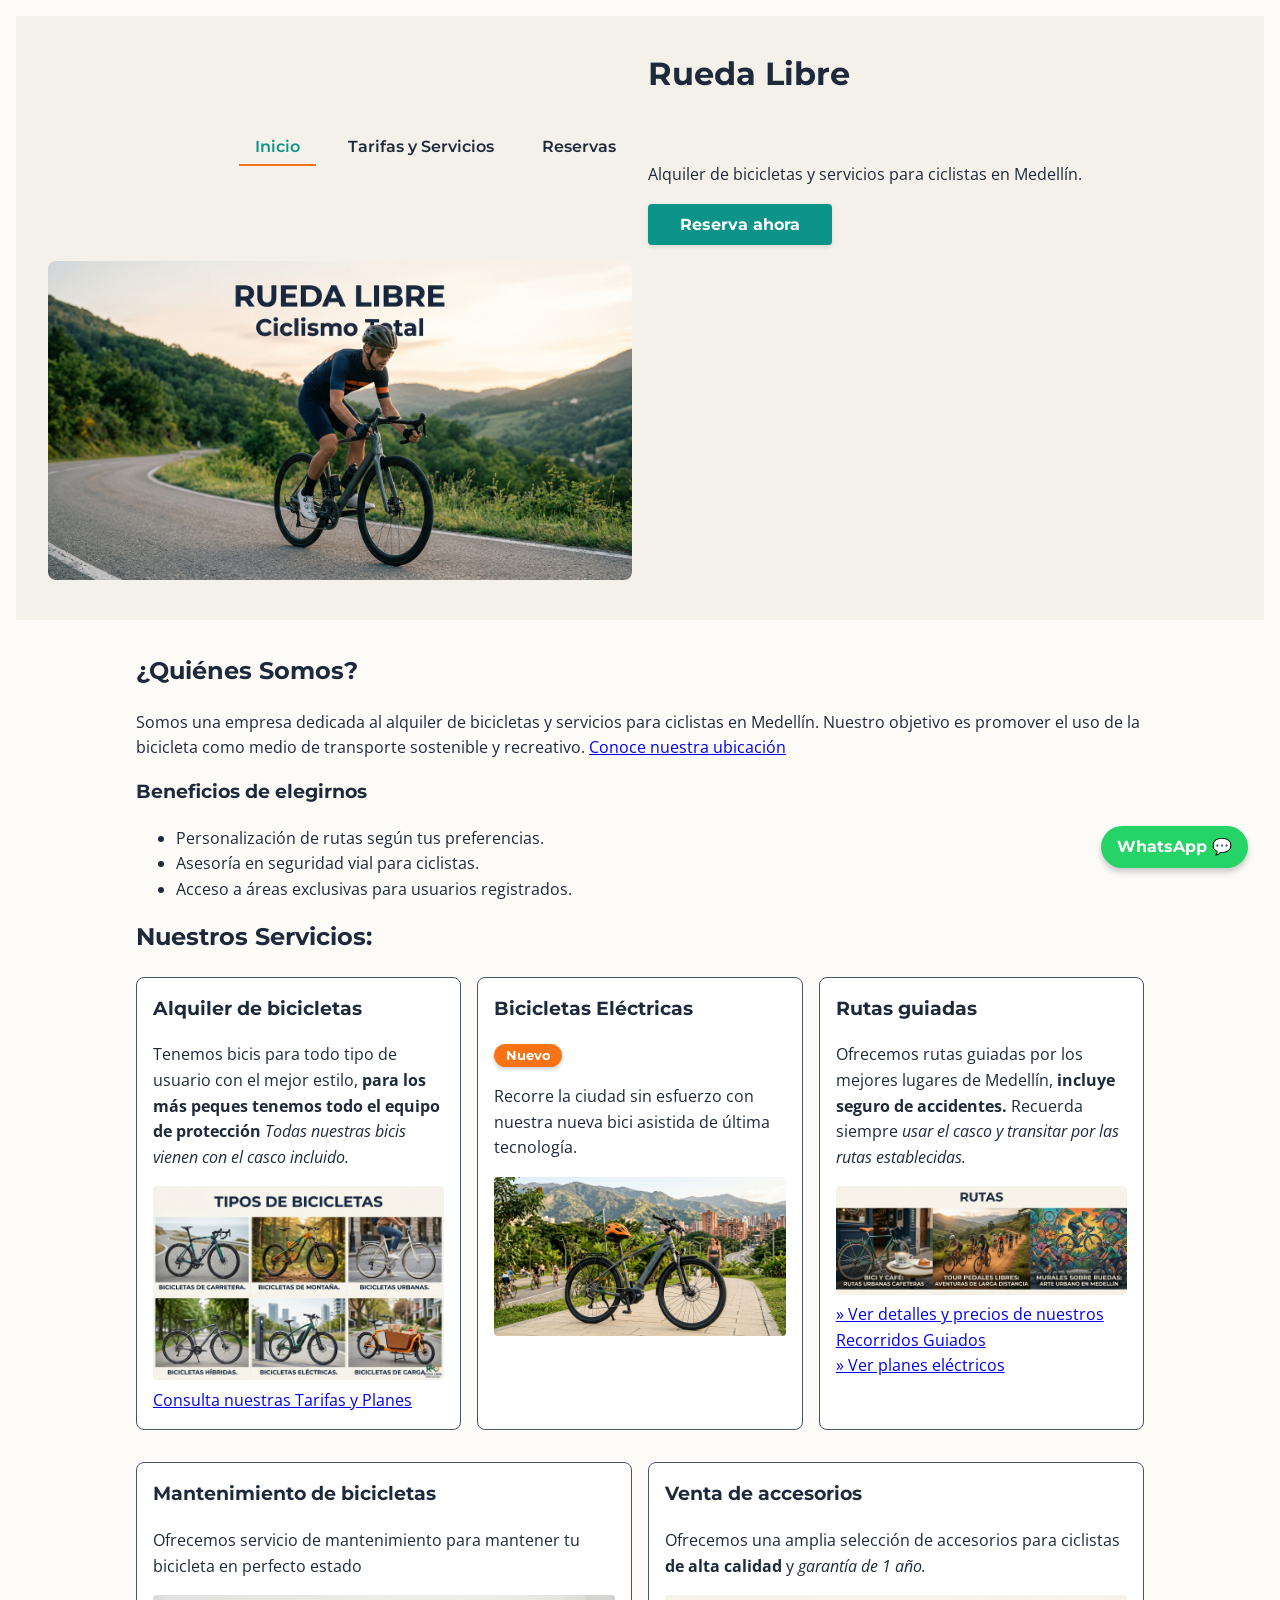
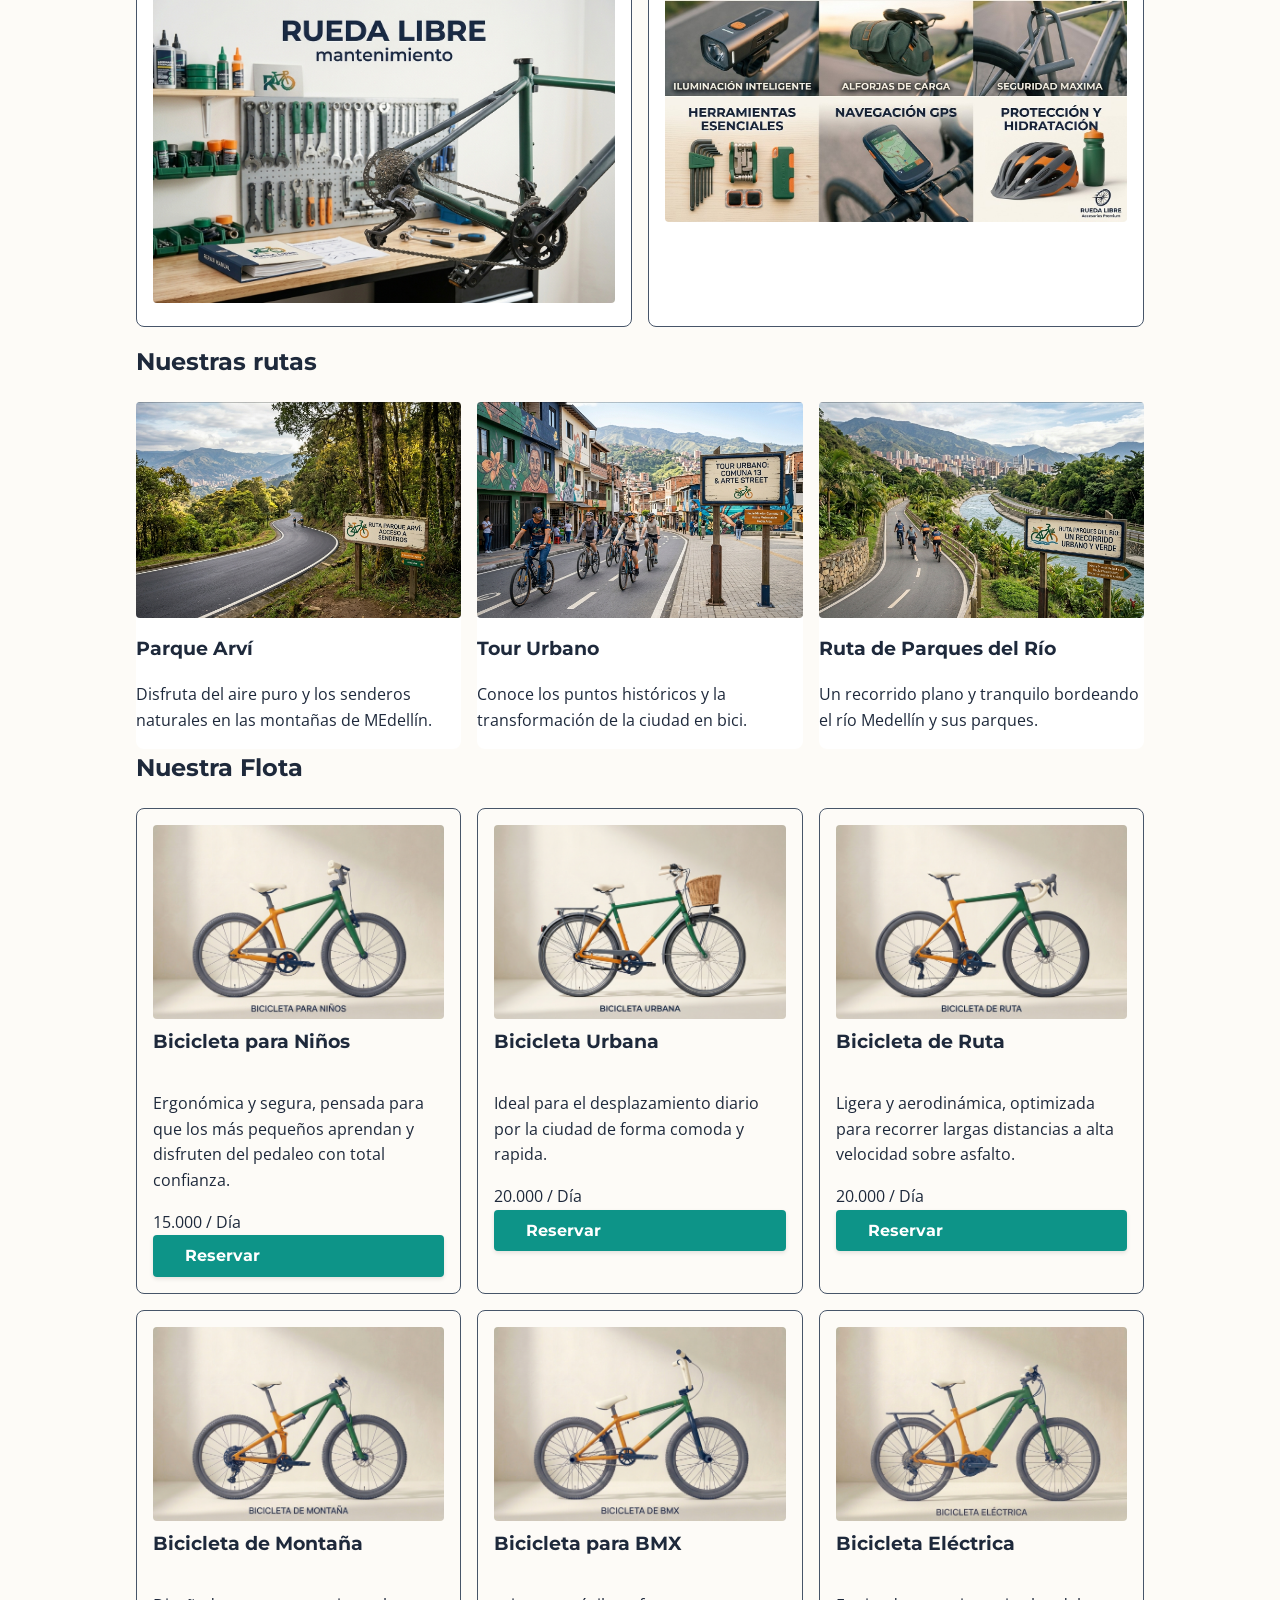
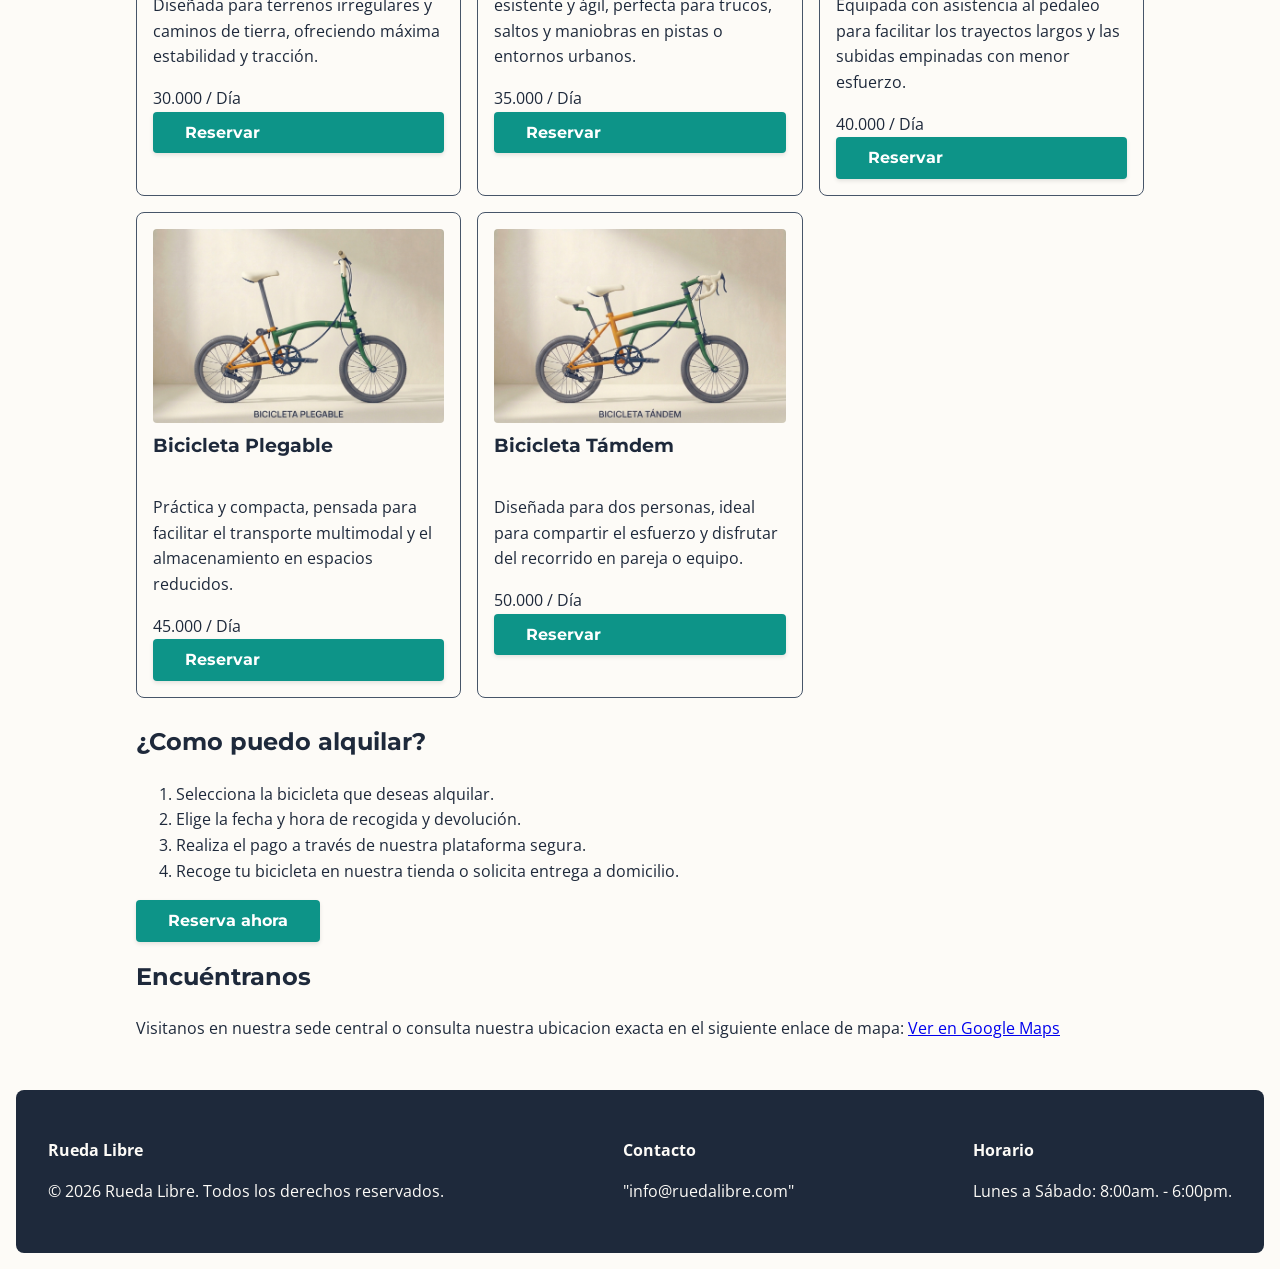
<file: index.html>
<!DOCTYPE html>
<html lang="es">

<head>
    <meta charset="UTF-8">
    <meta name="description" content="Alquiler de bicicletas y servicios para ciclistas en Medellín.">
    <title>Rueda Libre| Alquiler de Bicicletas en Medellín</title>
   
    <link rel="preconnect" href="https://fonts.googleapis.com">
    <link rel="preconnect" href="https://fonts.gstatic.com" crossorigin>
    <link href="https://fonts.googleapis.com/css2?family=Montserrat:wght@600;700&family=Open+Sans:wght@400;600&display=swap" rel="stylesheet">
    
    <link rel="stylesheet" href="css/styles.css">
</head>
<body>

    <header class="hero-portada">
        <nav> 
            <ul id="menu"> 
                <li><a href="index.html" class="activo">Inicio</a></li> 
                <li><a href="paginas/tarifas.html">Tarifas y Servicios</a></li>
                <li><a href="paginas/reservas.html">Reservas</a></li>
            </ul> 
        </nav>
        <div class="hero-contenido">
            <h1>Rueda Libre</h1><br>
            <p>Alquiler de bicicletas y servicios para ciclistas en Medellín.</p>
            <a href="paginas/reservas.html" class="btn-cta">Reserva ahora</a>
        </div>
        <div class="hero-imagen">
            <img src="img/imgportada.jpg" alt="Imagen de portada" width="700">
        </div>
    </header>

    <main>
        <section>
            <h2>¿Quiénes Somos?</h2>
            <p>Somos una empresa dedicada al alquiler de bicicletas y servicios para ciclistas en Medellín. Nuestro objetivo es promover el uso de la bicicleta como medio de  transporte sostenible y recreativo. 
            <a href="#Encuentranos">Conoce nuestra ubicación </a></p>
            
            <h3>Beneficios de elegirnos</h3>
            <ul>
                <li>Personalización de rutas según tus preferencias.</li>
                <li>Asesoría en seguridad vial para ciclistas.</li>
                <li>Acceso a áreas exclusivas para usuarios registrados.</li>
            </ul>
        </section>  

        
        <section>
            <h2>Nuestros Servicios:</h2>

            <div class="contenedor-servicios">

                <article class="tarjeta-servicio"> 
                    <h3>Alquiler de bicicletas</h3>
                    <p>Tenemos bicis para todo tipo de usuario con el mejor estilo,<strong> para los más peques tenemos todo el equipo de protección</strong> <em>Todas nuestras bicis vienen con el casco incluido.</em></p>
                    <img src="img/imgtipos.jpg" alt="Tipos de bicicletas" width="200"><br>
                    <a href="paginas/tarifas.html">Consulta nuestras Tarifas y Planes</a>
                </article>   

                <article class="tarjeta-servicio tarjeta-con-badge">
                    <h3> Bicicletas Eléctricas</h3>  <span class="badge-nuevo">Nuevo</span> 
                    <p>Recorre la ciudad sin esfuerzo con nuestra nueva bici asistida de última tecnología.</p>
                    <img src="img/imgelectrica.jpeg" alt="Bicicleta eléctrica" width="200"><br>
                </article>

                   
                <article class="tarjeta-servicio">
                    <h3>Rutas guiadas</h3>
                    <p>Ofrecemos rutas guiadas por los mejores lugares de Medellín, <strong>incluye seguro de accidentes.</strong> Recuerda siempre <em>usar el casco y transitar por las rutas establecidas.</em></p>
                    <img src="img/imgrutas.jpg" alt="Rutas guiadas" width="200"><br>
                    <a href="paginas/tarifas.html#recorridos">» Ver detalles y precios de nuestros Recorridos Guiados</a><br>
                    <a href="paginas/tarifas.html">» Ver planes eléctricos</a>
                </article>   

                <article class="tarjeta-servicio">
                    <h3>Mantenimiento de bicicletas</h3>
                    <p>Ofrecemos servicio de mantenimiento para mantener tu bicicleta en perfecto estado</p>
                    <img src="img/imgmantenimiento.jpg" alt="Mantenimiento de bicicletas" width="200">
                </article>

                <article class="tarjeta-servicio">
                    <h3>Venta de accesorios</h3>
                    <p>Ofrecemos una amplia selección de accesorios para ciclistas <strong>de alta calidad</strong> y <em>garantía de 1 año.</em></p>
                    <img src="img/imgaccesorios.jpg" alt="Accesorios para ciclistas" width="200">
                </article>
            </div>
        </section>  

        <section>
            <h2>Nuestras rutas</h2>
            <div class="galeria-rutas">
                <article class="tarjeta-ruta">
                    <img src="img/imgrutaarvi.jpeg" alt="Ruta por el Parque Arví" width="300">
                    <h3>Parque Arví</h3>
                    <p>Disfruta del aire puro y los senderos naturales en las montañas de MEdellín.</p>
                </article>

                <article class="tarjeta-ruta"> 
                    <img src="img/imgrutaurbana.jpeg" alt="Ruta Urbana" width="300">
                    <h3>Tour Urbano</h3>
                    <p>Conoce los puntos históricos y la transformación de la ciudad en bici.</p>
                </article>

                <article class="tarjeta-ruta">
                    <img src="img/imgrutario.jpeg" alt="Ruta de Parques del Río" width="300">
                    <h3>Ruta de Parques del Río</h3>
                    <p>Un recorrido plano y tranquilo bordeando el río Medellín y sus parques.</p>
                </article>
            </div>
        </section>

         <section>
            <h2>Nuestra Flota</h2>
            <div class="cuadricula-flota">

                <article class="tarjeta-modelo">
                    <img src="img/imgbiciniños.jpeg" alt="Bicicleta para Niños" width="200">
                    <h3>Bicicleta para Niños</h3>
                    <p>Ergonómica y segura, pensada para que los más pequeños aprendan y disfruten del pedaleo con total confianza.</p>
                    <span class="precios">15.000 / Día</span>
                    <a href="paginas/reservas.html" class="btn-cta">Reservar</a>
                </article>
               
                <article class="tarjeta-modelo">
                    <img src="img/imgbiciurbana.jpeg" alt="Bicicleta Urbana" width="200">
                    <h3>Bicicleta Urbana</h3>
                    <p>Ideal para el desplazamiento diario por la ciudad de forma comoda y rapida.</p>
                    <span class="precios">20.000 / Día</span>
                    <a href="paginas/reservas.html" class="btn-cta">Reservar</a>
                </article>

                <article class="tarjeta-modelo">
                    <img src="img/imgbiciruta.jpeg" alt="Bicicleta de Ruta" width="200">
                    <h3>Bicicleta de Ruta</h3>
                    <p>Ligera y aerodinámica, optimizada para recorrer largas distancias a alta velocidad sobre asfalto.</p>
                    <span class="precios">20.000 / Día</span>
                    <a href="paginas/reservas.html" class="btn-cta">Reservar</a>
                </article>

                <article class="tarjeta-modelo">
                    <img src="img/imgbicimontaña.jpeg" alt="Bicicleta de Montaña" width="200">
                    <h3>Bicicleta de Montaña</h3>
                    <p>Diseñada para terrenos irregulares y caminos de tierra, ofreciendo máxima estabilidad y tracción.</p>
                    <span class="precios">30.000 / Día</span>
                    <a href="paginas/reservas.html" class="btn-cta">Reservar</a>
                </article>

                <article class="tarjeta-modelo">
                    <img src="img/imgbicibmx.jpeg" alt="Bicicleta para BMX" width="200">
                    <h3>Bicicleta para BMX</h3>
                    <p>esistente y ágil, perfecta para trucos, saltos y maniobras en pistas o entornos urbanos.</p>
                    <span class="precios">35.000 / Día</span>
                    <a href="paginas/reservas.html" class="btn-cta">Reservar</a>
                </article>

                <article class="tarjeta-modelo">
                    <img src="img/imgbiciElect.jpeg" alt="Bicicleta Eléctrica" width="200">
                    <h3>Bicicleta Eléctrica</h3>
                    <p>Equipada con asistencia al pedaleo para facilitar los trayectos largos y las subidas empinadas con menor esfuerzo.</p>
                    <span class="precios">40.000 / Día</span>
                    <a href="paginas/reservas.html" class="btn-cta">Reservar</a>
                </article>

                <article class="tarjeta-modelo">
                    <img src="img/imgbiciplegable.jpeg" alt="Bicicleta Plegable" width="200">
                    <h3>Bicicleta Plegable</h3>
                    <p>Práctica y compacta, pensada para facilitar el transporte multimodal y el almacenamiento en espacios reducidos.</p>
                    <span class="precios">45.000 / Día</span>
                    <a href="paginas/reservas.html" class="btn-cta">Reservar</a>
                </article>

                <article class="tarjeta-modelo">
                    <img src="img/imgbicitamdem.jpeg" alt="Bicicleta Támdem" width="200">
                    <h3>Bicicleta Támdem</h3>
                    <p>Diseñada para dos personas, ideal para compartir el esfuerzo y disfrutar del recorrido en pareja o equipo.</p>
                    <span class="precios">50.000 / Día</span>
                    <a href="paginas/reservas.html" class="btn-cta">Reservar</a>
                </article>
            </div>
        </section><br>

        <section>
            <h2>¿Como puedo alquilar?</h2>
            <ol>
                <li>Selecciona la bicicleta que deseas alquilar.</li>
                <li>Elige la fecha y hora de recogida y devolución.</li>
                <li>Realiza el pago a través de nuestra plataforma segura.</li>
                <li>Recoge tu bicicleta en nuestra tienda o solicita entrega a domicilio.</li>
            </ol>
            <p><a href="paginas/reservas.html" class="btn-cta">Reserva ahora</a></p>
        </section>

        <section id="Encuentranos"> 
            <h2>Encuéntranos</h2>
            <p>Visitanos en nuestra sede central o consulta nuestra ubicacion exacta en el siguiente enlace de mapa:
            <a href="https://maps.google.com" target="_blank" rel="noopener noreferrer">Ver en Google Maps</a></p> 
        </section>

            

        

    </main>


    <footer class="site-footer">
        <div class="footer-bloque">
            <p><strong> Rueda Libre</strong></p>
            <p>&copy; 2026 Rueda Libre. Todos los derechos reservados.</p>
        </div>
        
        <div class="footer-bloque">
            <p><strong>Contacto</strong></p>
            <p><a href="mailto:info@ruedalibre.com">"info@ruedalibre.com"</a></p>
        </div>

        <div class="footer-bloque">
            <p><strong>Horario</strong></p>
            <p>Lunes a Sábado: 8:00am. - 6:00pm.</p>
        </div>
    </footer>

    <aside class="whatsapp-flotante">
        <a href="https://wa.link/d7h5r6" target="_blank" rel="noopener noreferrer">
          WhatsApp 💬 
        </a>
    </aside>

</body>
</html>
</file>
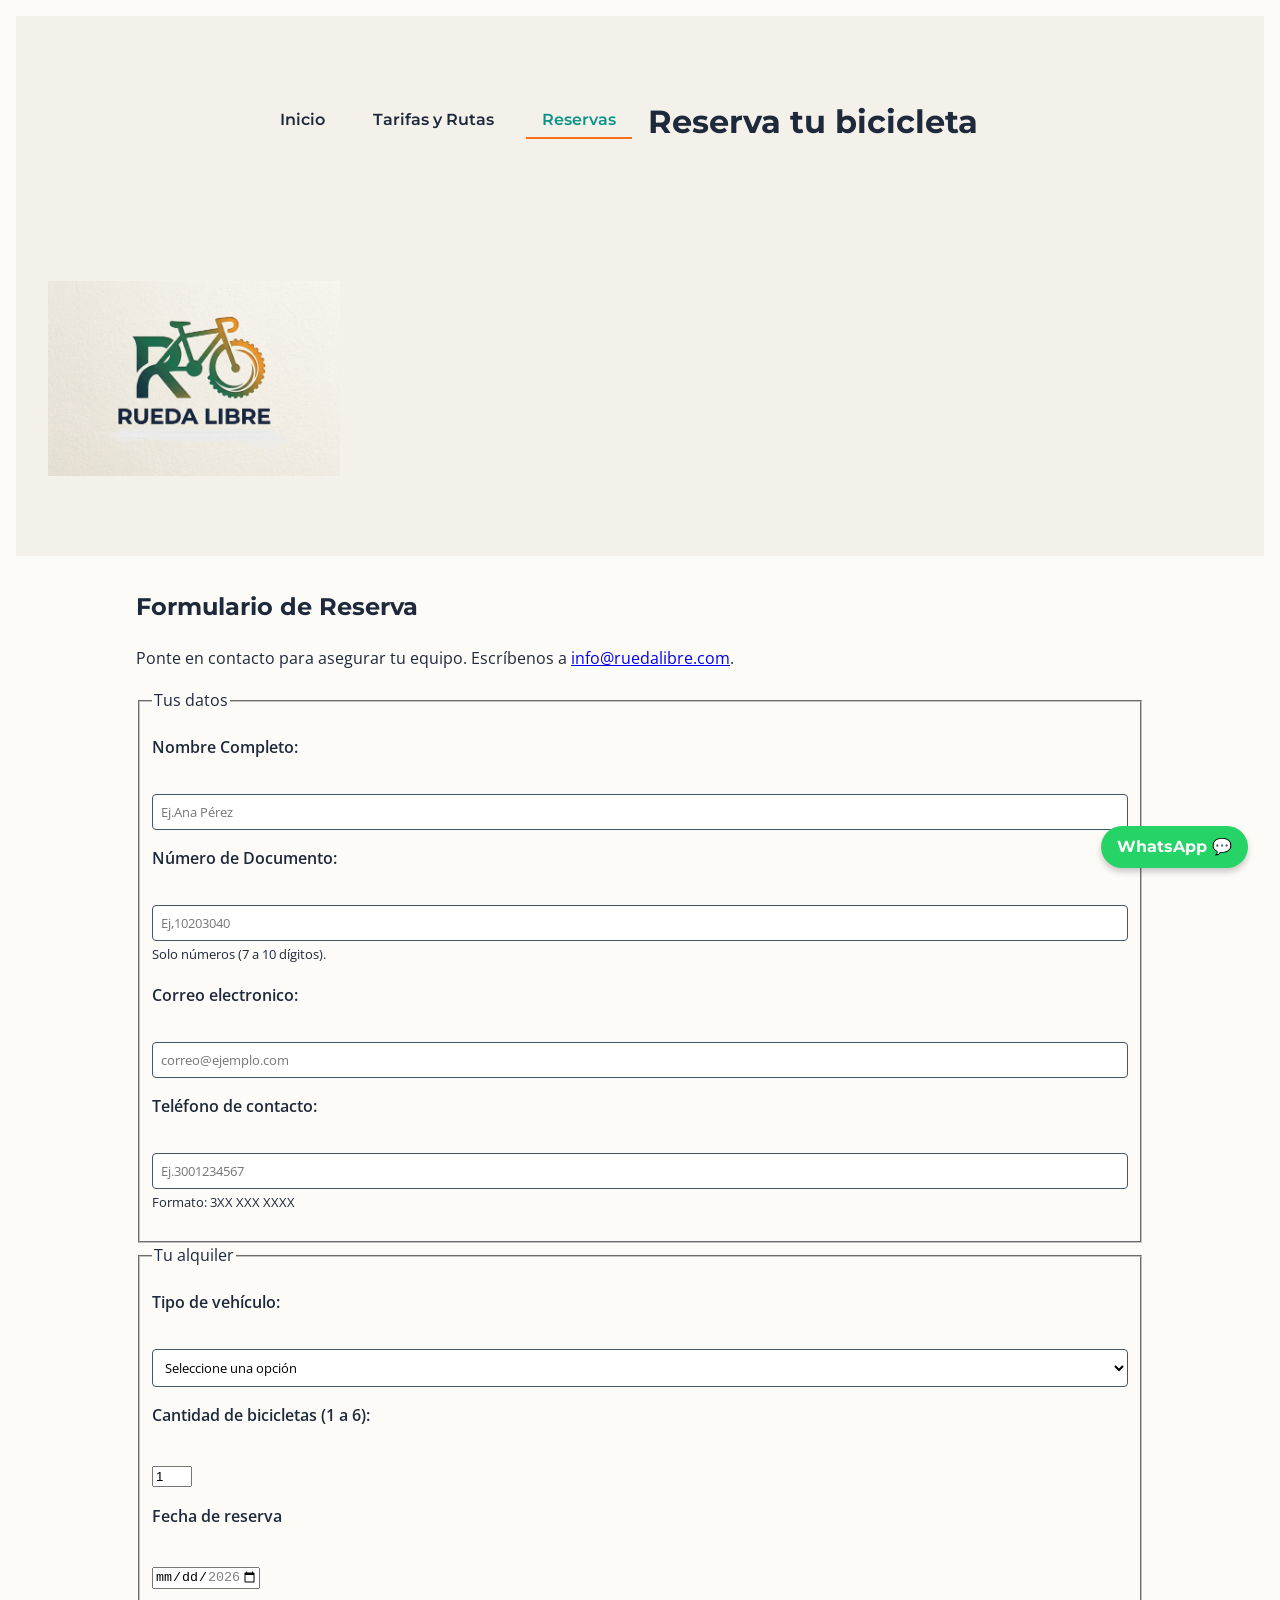
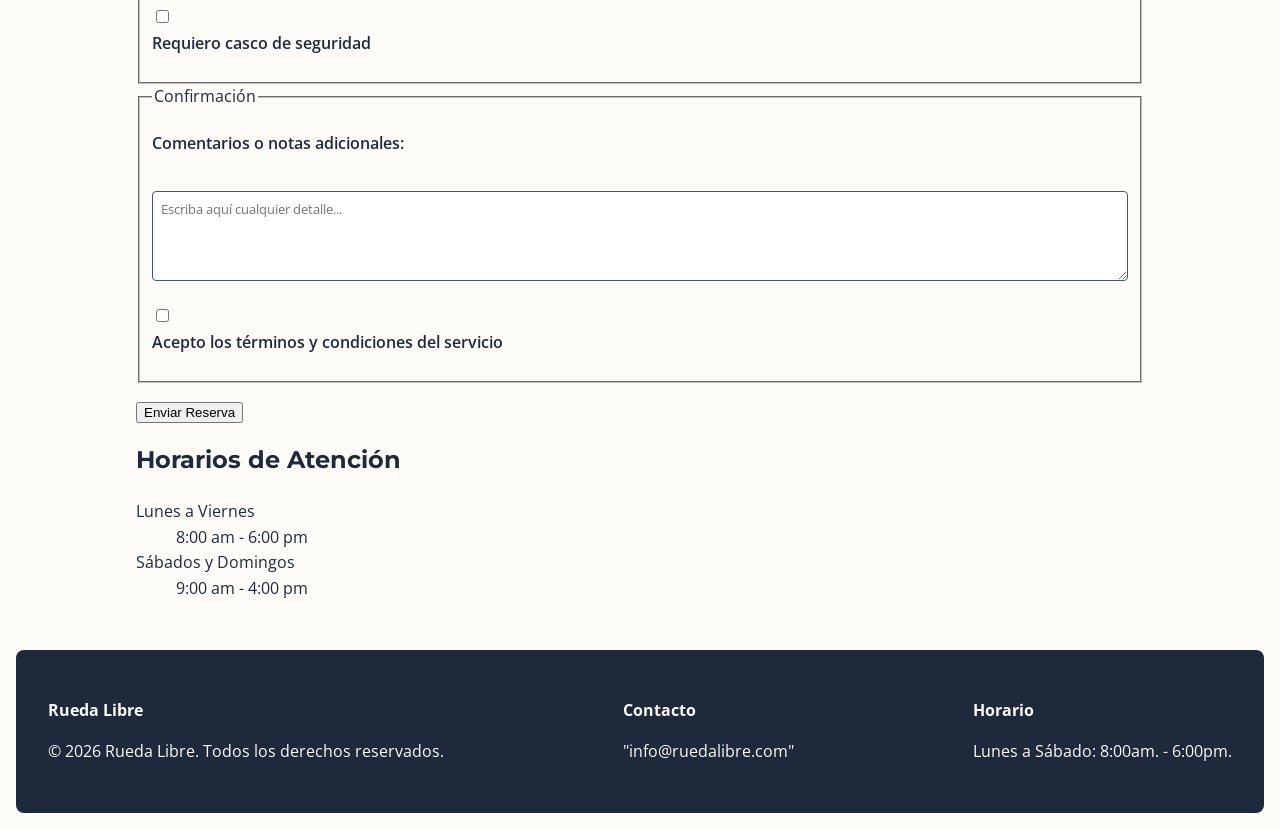
<file: paginas/reservas.html>
<!DOCTYPE html>
<html lang="es">
<head>
    <meta charset="UTF-8">
    <title> Reservas - Rueda Libre</title>
    <meta name="description" content="Reserva tu bicicleta en Rueda Libre de forma rápida y sencilla.">
    
    <link rel="preconnect" href="https://fonts.googleapis.com">
    <link rel="preconnect" href="https://fonts.gstatic.com" crossorigin>
    <link href="https://fonts.googleapis.com/css2?family=Montserrat:wght@600;700&family=Open+Sans:wght@400;600&display=swap" rel="stylesheet">
    
    <link rel="stylesheet" href="../css/styles.css">
</head>
<body>

    <header class="hero-portada">
        <nav> 
            <ul id="menu">
                <li><a href="../index.html">Inicio</a></li>
                <li><a href="tarifas.html">Tarifas y Rutas</a></li>
                <li><a href="reservas.html" class="activo">Reservas</a></li>
            </ul><br>
        </nav>
            <h1>Reserva tu bicicleta</h1>
            <img src="../img/imglogo.jpg" alt="Logo Rueda Libre" width="50%">

    </header>

    <main>
        <section>
            <h2>Formulario de Reserva</h2>
            <p>Ponte en contacto para asegurar tu equipo. Escríbenos a <a href="mailto:info@ruedalibre.com">info@ruedalibre.com</a>.</p>
        
            <form action="#" method="post"> 

                <fieldset>     
                  <legend>Tus datos</legend>
                    
                  <p> 
                    <label for="nombre">Nombre Completo:</label><br>
                    <input type="text" id="nombre" name="nombre" required minlength="3" maxlength="50" placeholder="Ej.Ana Pérez">
                  </p>

                  <p>
                    <label for="documento">Número de Documento:</label><br>
                    <input type="text" id="documento" name="documento" required pattern="[0-9]{7,10}" title="Debe tener entre 7 y 10 dígitos numéricos" placeholder="Ej,10203040">
                    <small>Solo números (7 a 10 dígitos).</small>
                  </p>

                  <p>
                    <label for="correo">Correo electronico:</label><br>
                    <input type="email" id="correo" name="correo" required placeholder="correo@ejemplo.com">
                  </p>

                  <p>
                    <label for="telefono">Teléfono de contacto:</label><br>
                    <input type="tel" id="telefono" name="telefono" required pattern="3[0-9]{9}" title="Debe iniciar con 3 y debe tener 10 dígitos en total" placeholder="Ej.3001234567">
                    <small>Formato: 3XX XXX XXXX</small>
                 </p>
             </fieldset>

             <fieldset>
                <legend>Tu alquiler</legend>

                <p> 
                    <label for="vehiculo">Tipo de vehículo:</label><br>
                    <select id="vehiculo" name="vehiculo" required>
                        <option value="" disabled selected>Seleccione una opción</option>
                        <option value="bici-urbana">Bicicleta Urbana</option>
                        <option value="bici-montaña">Bicicleta de Montaña</option>
                        <option value="bici-electrica">Bicicleta Eléctrica</option>
                    </select>
                </p>

                <p> 
                    <label for="cantidad">Cantidad de bicicletas (1 a 6):</label><br>
                    <input type="number" id="cantidad" name="cantidad" min="1" max="6" value="1" required>
                </p>

                <p>
                   <label for="fecha">Fecha de reserva</label><br>
                   <input type="date" id="fecha" name="fecha" min="2026-01-01" max="2026-12-31" required>
                </p>

                <p> 
                    <input type="checkbox" id="casco" name="casco" value="si">
                    <label for="casco">Requiero casco de seguridad</label>
                </p>
             </fieldset>

             <fieldset>
                <legend>Confirmación</legend>

                <p>
                    <label for="comentarios">Comentarios o notas adicionales:</label><br>
                    <textarea id="comentarios" name="comentarios" rows="4" cols="35" placeholder="Escriba aquí cualquier detalle..."></textarea>
                </p>

                <p>
                    <input type="checkbox" id="terminos" name="terminos" required>
                    <label for="terminos">Acepto los términos y condiciones del servicio</label>
                </p>
             </fieldset>

             <p>
                <button type="submit">Enviar Reserva</button>
             </p>

            </form>
        </section>
        
        <aside> 
            <h2>Horarios de Atención</h2>
            <dl>
                <dt>Lunes a Viernes</dt>
                <dd>8:00 am - 6:00 pm</dd>

                <dt>Sábados y Domingos</dt>
                <dd>9:00 am - 4:00 pm</dd>
            </dl>
        </aside>
    </main>

    <footer class="site-footer">
        <div class="footer-bloque">
            <p><strong> Rueda Libre</strong></p>
            <p>&copy; 2026 Rueda Libre. Todos los derechos reservados.</p>
        </div>
        
        <div class="footer-bloque">
            <p><strong>Contacto</strong></p>
            <p><a href="mailto:info@ruedalibre.com">"info@ruedalibre.com"</a></p>
        </div>

        <div class="footer-bloque">
            <p><strong>Horario</strong></p>
            <p>Lunes a Sábado: 8:00am. - 6:00pm.</p>
        </div>
    </footer>
    
    <aside class="whatsapp-flotante">
        <a href="https://wa.link/d7h5r6" target="_blank" rel="noopener noreferrer">
          WhatsApp 💬 
        </a>
    </aside>
</body>
</html>
</file>
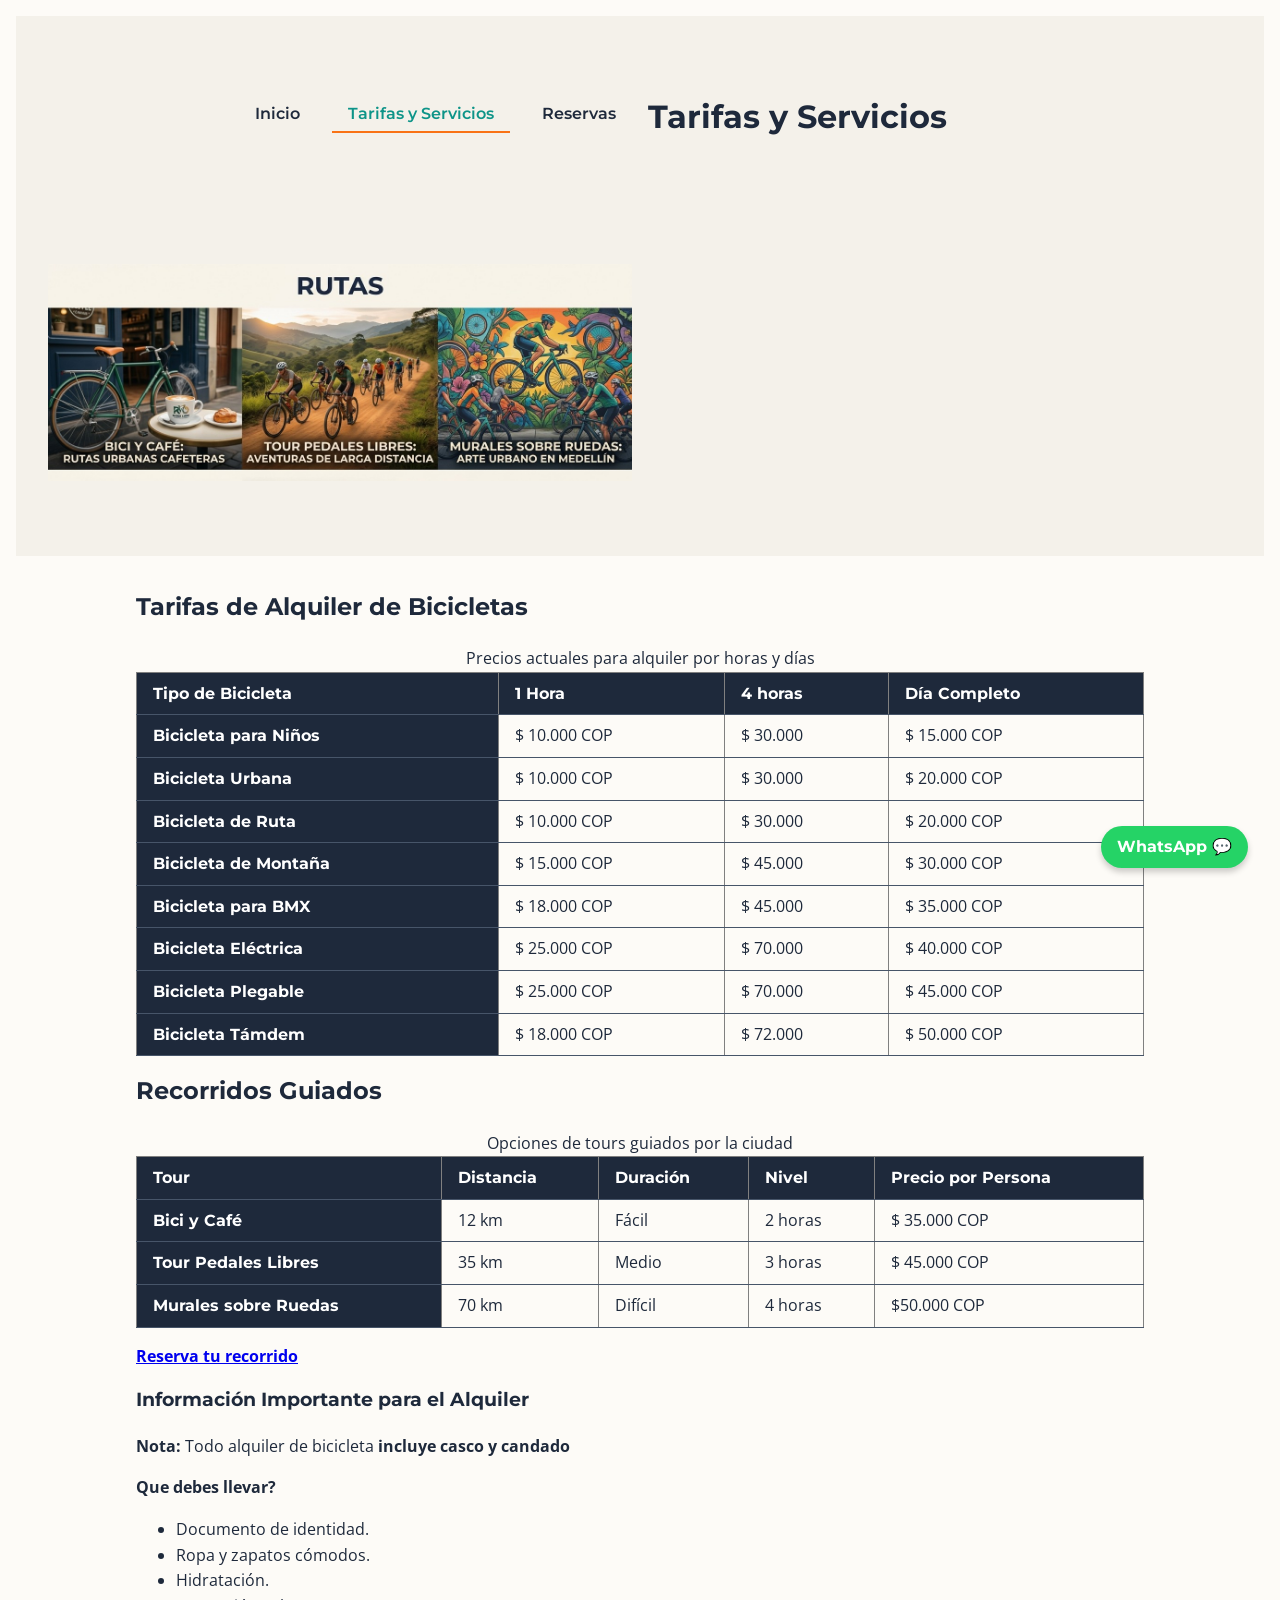
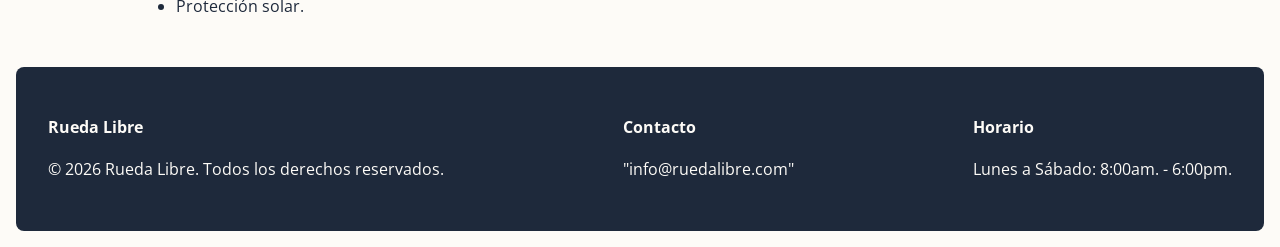
<file: paginas/tarifas.html>
<!DOCTYPE html>
<html lang="es">
<head>
    <meta charset="UTF-8">
    <meta name="description" content="Consulta los precios de alquiler de bicicletas y nuestros recorridos guiados en Rueda Libre">
    <title>Tarifas y Recorridos - Rueda Libre</title>
    
    <link rel="preconnect" href="https://fonts.googleapis.com">
    <link rel="preconnect" href="https://fonts.gstatic.com" crossorigin=>
    <link href="https://fonts.googleapis.com/css2?family=Montserrat:wght@600;700&family=Open+Sans:wght@400;600&display=swap" rel="stylesheet">
    
    <link rel="stylesheet" href="../css/styles.css">
</head> 
<body>

    <header class="hero-portada"> 
        <nav> 
            <ul id="menu">
                <li><a href="../index.html">Inicio</a></li>
                <li><a href="tarifas.html" class="activo">Tarifas y Servicios</a></li>
                <li><a href="reservas.html">Reservas</a></li>
            </ul><br>
        </nav>
        <h1>Tarifas y Servicios</h1>
        <img src="../img/imgrutas.jpg" alt="Imagen de rutas" width="700">
    </header>

    <main>
        <section> 
            <h2>Tarifas de Alquiler de Bicicletas</h2>

            <table border="1">
                <caption>Precios actuales para alquiler por horas y días</caption>
                <thead>
                    <tr>
                        <th scope="col">Tipo de Bicicleta</th>
                        <th scope="col">1 Hora</th>
                        <th scope="col">4 horas</th>
                        <th scope="col">Día Completo</th>
                    </tr>
                </thead>
                <tbody>
                    <tr>
                        <th scope="row">Bicicleta para Niños</th>
                        <td>$ 10.000 COP</td>
                        <td>$ 30.000</td>
                        <td>$ 15.000 COP</td>
                    </tr>
                    <tr> 
                        <th scope="row">Bicicleta Urbana</th>
                        <td>$ 10.000 COP</td>
                        <td>$ 30.000</td>
                        <td>$ 20.000 COP</td>
                    </tr>
                    
                        <th scope="row">Bicicleta de Ruta</th>
                        <td>$ 10.000 COP</td>
                        <td>$ 30.000</td>
                        <td>$ 20.000 COP</td>
                    </tr>
                    <tr>
                        <th scope="row">Bicicleta de Montaña</th>
                        <td>$ 15.000 COP</td>
                        <td>$ 45.000</td>
                        <td>$ 30.000 COP</td>
                    </tr>
                    <tr>
                        <th scope="row">Bicicleta para BMX</th>
                        <td>$ 18.000 COP </td>
                        <td>$ 45.000</td>
                        <td>$ 35.000 COP</td>
                    </tr>
                    <tr>
                        <th scope="row">Bicicleta Eléctrica</th>
                        <td>$ 25.000 COP</td>
                        <td>$ 70.000</td>
                        <td>$ 40.000 COP</td>
                    </tr>
                    <tr>
                        <th scope="row">Bicicleta Plegable</th>
                        <td>$ 25.000 COP</td>
                        <td>$ 70.000</td>
                        <td>$ 45.000 COP</td>
                    </tr>
                    <tr>
                        <th scope="row">Bicicleta Támdem</th>
                        <td>$ 18.000 COP</td>
                        <td>$ 72.000</td>
                        <td>$ 50.000 COP</td>
                    </tr>
                </tbody>
            </table>
        </section>

        <section id="Recorridos">
            <h2>Recorridos Guiados</h2>
            <table border="1">
                <caption>Opciones de tours guiados por la ciudad</caption>
                <thead> 
                    <tr> 
                        <th scope="col">Tour</th>
                        <th scope="col">Distancia</th>
                        <th scope="col">Duración</th>
                        <th scope="col">Nivel</th>
                        <th scope="col">Precio por Persona</th>
                    </tr>
                </thead>
                <tbody>
                    <tr> 
                        <th scope="row">Bici y Café</th>
                        <td>12 km</td>
                        <td>Fácil</td>
                        <td>2 horas</td>
                        <td>$ 35.000 COP</td>
                    </tr>
                    <tr>
                        <th scope="row">Tour Pedales Libres</th>
                        <td>35 km</td>
                        <td>Medio</td>
                        <td> 3 horas</td>
                        <td>$ 45.000 COP</td>
                    </tr>
                    <tr> 
                        <th scope="row">Murales sobre Ruedas</th>
                        <td>70 km</td>
                        <td>Difícil</td>
                        <td> 4 horas</td>
                        <td> $50.000 COP</td>
                    </tr>
                </tbody>
            </table>
            <p> <a href="reservas.html"><strong>Reserva tu recorrido</strong></a></p>
        </section>

        <aside> 
            <h3>Información Importante para el Alquiler</h3>
            <p><strong>Nota:</strong> Todo alquiler de bicicleta <strong>incluye casco y candado</strong></p>
            <p><strong> Que debes llevar?</strong></p>
            <ul>
                <li>Documento de identidad.</li>
                <li>Ropa y zapatos cómodos.</li>
                <li>Hidratación.</li>
                <li>Protección solar.</li>
            </ul>
        </aside>
    </main>

    <footer class="site-footer">
        <div class="footer-bloque">
            <p><strong> Rueda Libre</strong></p>
            <p>&copy; 2026 Rueda Libre. Todos los derechos reservados.</p>
        </div>
        
        <div class="footer-bloque">
            <p><strong>Contacto</strong></p>
            <p><a href="mailto:info@ruedalibre.com">"info@ruedalibre.com"</a></p>
        </div>

        <div class="footer-bloque">
            <p><strong>Horario</strong></p>
            <p>Lunes a Sábado: 8:00am. - 6:00pm.</p>
        </div>
    </footer>

    <aside class="whatsapp-flotante">
        <a href="https://wa.link/d7h5r6" target="_blank" rel="noopener noreferrer">
          WhatsApp 💬 
        </a>
    </aside>

    
</body>
</html>
</file>
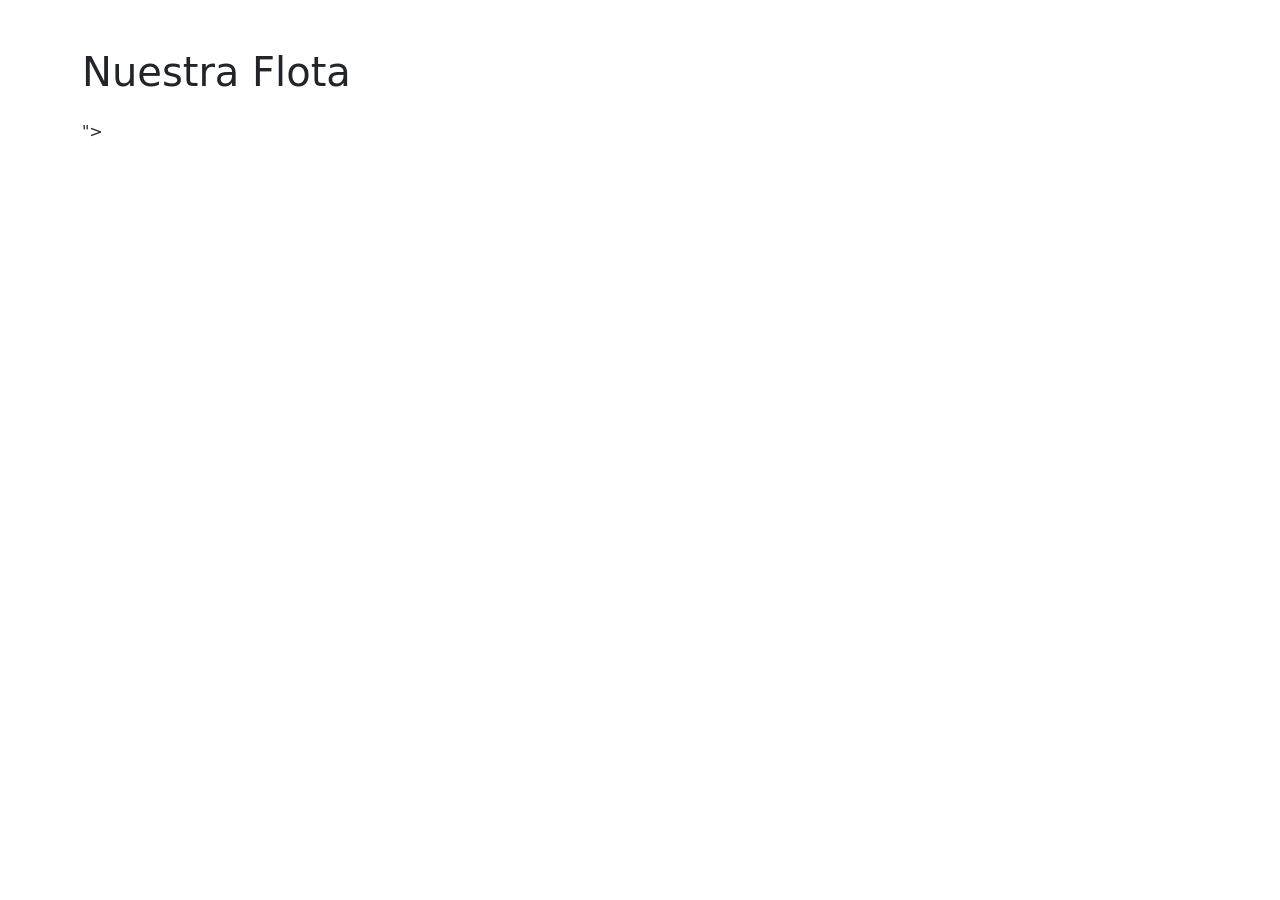
<file: pruebas/catalogo-bootstrap.html>
<!DOCTYPE html>
<html lang="es">
<head>
    <meta charset="UTF-8">
    <meta name="viewport" content="width=device-width, initial-scale=1.0">
    <title>Catalogo de Flota - Rueda Libre (Bootstrap)</title>
    <link href="https://cdn.jsdelivr.net/npm/bootstrap@5.3.3/dist/css/bootstrap.min.css" rel="stylesheet" integrity="sha384-QWTKZyjpPEj5v5LD0F0KnK4Z8TZ/j7fakFPskvXusvfa0b4Q" crossorigin="anonymous">
</head>
<body>

    <div class="container my-5">
        <h1 class="mb-4">Nuestra Flota</h1>"></h1>

        <div class="row g-4"
    </div>
    
</body>
</html>
</file>
<file: css/styles.css>
/* ==========================================
   1. CONFIGURACIÓN GLOBAL Y RESET
   ========================================== */

*, *::before, *::after {
    box-sizing: border-box;
}
/* ==========================================
   2. VARIABLES GLOBALES (Design Tokens)
   ========================================== */
:root {
    --color-crema2:#F4F1EA;
    --color-crema: #FDFBF7;
    --color-azul-noche: #1E293B;
    --color-verde-ruta: #0D9488;
    --color-naranja-pedal: #F97316;
    --color-gris-asfalto: #475569;

/* Familias Tipográficas con fuentes de respaldo */

--font-titulos: 'Montserrat', sans-serif;
--font-cuerpo: 'Open Sans', sans-serif;

/* Escala de Espaciado en rem:hace que tu sitio sea accesible y se adapte si el usuario cambia el tamaño de letra en su navegador. */

--espacio-sm: 0.5rem;  /* 8px aprox */
--espacio-md: 1rem;   /* 16px aprox */
--espacio-lg: 2rem;  /* 32px aprox */
}

/* ==========================================
   3. ESTILOS BASE Y HERENCIA
   ========================================== */
body{
    font-family: var(--font-cuerpo);
    color: var(--color-azul-noche);
    background-color: var(--color-crema);
    margin: 0;
    padding: var(--espacio-md);
    line-height: 1.6;
}

/* Selector agrupado para todos los encabezados */

h1, h2, h3, h4, h5 , h6 {
    font-family: var(--font-titulos);
    color: var(--color-azul-noche);
    margin-top: 0;
}

main {
    max-width: 65rem;
    margin-left: auto;
    margin-right: auto;
    padding: var(--espacio-lg) var(--espacio-md);
}

.hero-portada {
    text-align: center;
    gap: var(--espacio-md);
    grid-template-columns: 1fr 1fr;
    align-items: center;
    background-color: var(--color-crema2);
    padding: var(--espacio-lg);
    min-height: 60vh;
}
.hero-contenido {
    text-align: left;
}
.hero-imagen img {
    width: 100%;
    height: auto;
    border-radius: 8px;
}
/* ==========================================
   4. NAVEGACIÓN Y MENÚ
   ========================================== */
#menu {
    list-style: none;
    padding: 0;
    margin: 0;
    display:flex;
    gap: var(--espacio-md);
    flex-wrap: wrap; /*para que los enlaces pasen a otra linea si no caben*/
    justify-content: center; 
}
/* Estilo base para los enlaces del menú */
#menu a {
    color: var(--color-azul-noche);
    text-decoration: none;
    font-family:var(--font-titulos);
    font-weight:600;
    padding:var(--espacio-sm) var(--espacio-md);
    transition: background-color 0.3s ease, color 0.3s ease;
}

/* Enlace activo de la página actual (Combinando ID + Clase para ganar especificidad limpia) */
#menu a.activo {
    color:var(--color-verde-ruta);
    border-bottom: 2px solid var(--color-naranja-pedal);
}

/* Estado al pasar el cursor */
#menu a:hover {
    color:var(--color-verde-ruta);
}

/* Estado al navegar con el teclado */
#menu a:focus, 
#menu a:focus-visible {
    outline: 3px solid var(--color-naranja-pedal) !important;
    outline-offset: 3px !important;
    background-color: var(--color-crema);
}


/* ==========================================
   5. COMPONENTES (Tarjetas, Botones y Badges)
   ========================================== */
.btn-cta {
    display: inline-block;
    background-color: var(--color-verde-ruta);
    color: #FFFFFF; 
    font-family: var(--font-titulos);
    font-weight: 700;
    padding: var(--espacio-sm) var(--espacio-lg);
    border-radius: 4px;
    text-decoration: none;
    box-shadow: 0 2px 4px rgba(0,0,0,0.1);
    transition: background-color 0.2 ease;
}

.btn-cta:hover {
    background-color: var(--color-azul-noche); /* Cambia a Azul Noche al pasar el mouse */
}

.btn-cta:focus {
    outline: 3px solid var(--color-naranja-pedal);
    outline-offset: 2px;
}

/* Botón flotante fijo en la esquina inferior derecha */
.whatsapp-flotante {
    position:fixed;
    bottom: 2rem;
    right: 2rem;
    z-index: 1000; /* Asegura que siempre esté por encima de todo */
}
.whatsapp-flotante a {
    display:inline-block;
    background-color:#25D366; 
    color:#FFFFFF;
    font-family: var(--font-titulos);
    font-weight: 700;
    padding: var(--espacio-sm) var(--espacio-md);
    border-radius: 50px;
    text-decoration: none;
    box-shadow: 0 4px 6px rgba(0,0,0,0.2);
    transition: transform 0.2s ease;
}
.whatsapp-flotante a:hover {
    transform: scale(1.05);/* Sutil efecto de zoom al pasar el mouse */
}

.contenedor-servicios {
    display: flex;
    gap: var(--espacio-md);
    flex-wrap: wrap;
}


.tarjeta-servicio {
    background-color: #FFFFFF;
    border: 1px solid var(--color-gris-asfalto);
    border-radius: 8px;
    padding: var(--espacio-md);
    margin-bottom: var(--espacio-md);
    flex: 1;
    min-width: 280px;
}

.tarjeta-servicio img {
    width: 100%;
    height: auto;
    border-radius: 4px;
}

.tarjeta-con-badge {
    position: reltive;
}
/* Etiqueta flotante en la esquina superior */
.badge-nuevo {
    position:static;
    top: 1rem;
    right: 1rem;
    background-color: var(--color-naranja-pedal);
    color: #FFFFFF;
    font-family: var(--font-titulos);
    font-size: 0.8rem;
    font-weight: 700;
    padding: 0.25rem 0.7rem;
    border-radius: 50px;
    box-shadow: 0 2px 4px rgba(0,0,0,0.2);
}

.cuadricula-flota {
    display: grid;
    grid-template-columns: repeat(auto-fit, minmax(260px, 1fr));
    gap: var(--espacio-md);
    margin-top: var(--espacio-md);
}

.tarjeta-modelo {
    background-color: var(#FFFFFF);
    border: 1px solid var(--color-gris-asfalto);
    border-radius: 8px;
    padding: var(--espacio-md);
    display: flex;
    flex-direction: column;
}
.tarjeta-modelo img {
    width: 100%;
    height: auto;
    border-radius: 4px;
    margin-bottom: var(--espacio-sm);
}
.tarjeta-modelo .precio {
    font-weight: 700;
    color:var(--color-verde-ruta);
    margin-bottom: var(--espacio-sm);
}
.tarjeta-modelo .btn.cta {
    margin-top: auto;
    text-align: center;
}

.galeria-rutas {
    display: grid;
    grid-template-columns: repeat(3, 1fr);
    gap: var(--espacio-md);
    margin-top: var(--espacio-md);
}
.tarjeta-ruta {
    background-color: #FFFFFF;
    border-radius: dolid var(--color-gris-asfalto);
    border-radius: 8px;
    padding: var(--espacio-md0);
}
.tarjeta-ruta img {
    width: 100%;
    height: auto;
    border-radius: 4px;
    margin-bottom: var(--espacio-sm);
}
/* ==========================================
   6. TABLAS, FORMULARIOS Y PIE DE PÁGINA
   ========================================== */

table {
    width: 100%;
    border-collapse: collapse;
    margin-top: var(--espacio-md);
    margin-bottom: var(--espacio-md);
}

th, td {
    padding: var(--espacio-sm) var(--espacio-md);
    text-align: left;
    border-bottom: 1px solid var(--color-gris-asfalto);
}

th {
    background-color: var(--color-azul-noche);
    color: #FFFFFF;
    font-family: var(--font-titulos);
}

.grupo-formulario {
    margin-top: var(--espacio-md);
}

label {
    display:block;
    font-weight: 600;
    margin-bottom: var(--espacio-sm);
    color: var(--color-azul-noche);
}

input[type="text"],
input[type="email"],
input[type="tel"],
select,
textarea {
    width: 100%;
    padding: var(--espacio-sm);
    border: 1px solid var(--color-gris-asfalto);
    border-radius: 4px;
    background-color: #FFFFFF;
    font-family: var(--font-cuerpo);
} 

input:focus, select:focus, textarea:focus,
input:focus-visible, select:focus-visible, textarea:focus-visible {
    outline: 3px solid var(--color-naranja-pedal) !important;
    outline-offset: 2px !important;
    border-color: var(--color-verde-ruta) !important;
}

@media (max-width: 767px) {
    table {
        font-size: 0.9rem;
    }
    th, td {
       padding: 0.4rem 0.5rem;
    }
}

/*ESTILOS DEL PIE DE PÁGINA (FOOTER)*/

.site-footer {
    display: flex;
    flex-direction:column;
    justify-content: space-between;
    align-items: center; 
    text-align: center;
    gap: var(--espacio-md);
    background-color: var(--color-azul-noche);
    color: var(--color-crema);
    padding: var(--espacio-lg);
    border-radius: 8px;
}

.site-footer a {
    color: var(--color-crema);
    text-decoration: none;
}

.site-footer a:hover {
    text-decoration: underline;
}

/* ==========================================
   7. MEDIA QUERIES PARA DISEÑO RESPONSIVO
   ========================================== */

   .hero-portada {  
    display: flex;
    flex-direction:column;
    text-align: center;
    gap: var(--espacio-md);
}

#menu {
    justify-content: center;
}

.site-footer {
    flex-direction: column;
    align-items: center;
    text-align: center;
}

.contenedor-reservas-grid,
.galeria-rutas {
    display:grid;
    grid-template-columns: 1fr;
    gap: var(--espacio-md);
}

/*tablet desde 768p en adelante*/
@media (min-width: 768px) {
    .hero-portada{
        display: grid;
        grid-template-columns: 1fr 1fr;
        text-align: left;   
    }

    #menu{
        justify-content: flex-end;
    }

    .galeria-rutas {
        grid-template-columns: repeat(2, 1fr);
    }

    .site-footer {
        flex-direction: row;
        justify-content: space-between;
        align-items: flex-start;
        text-align: left;
    }
}

/*escritorio desde 1200px en adelante*/
@media (min-width:1200px) {
    .galeria-rutas {
        grid-template-columns: repeat(3, 1fr);
    }
    
    .contenedor-reservas-grid {
        grid-template-columns: 2fr 1fr;
    }
}

img {
    max-width: 100%;
    height: auto;
}
</file>
